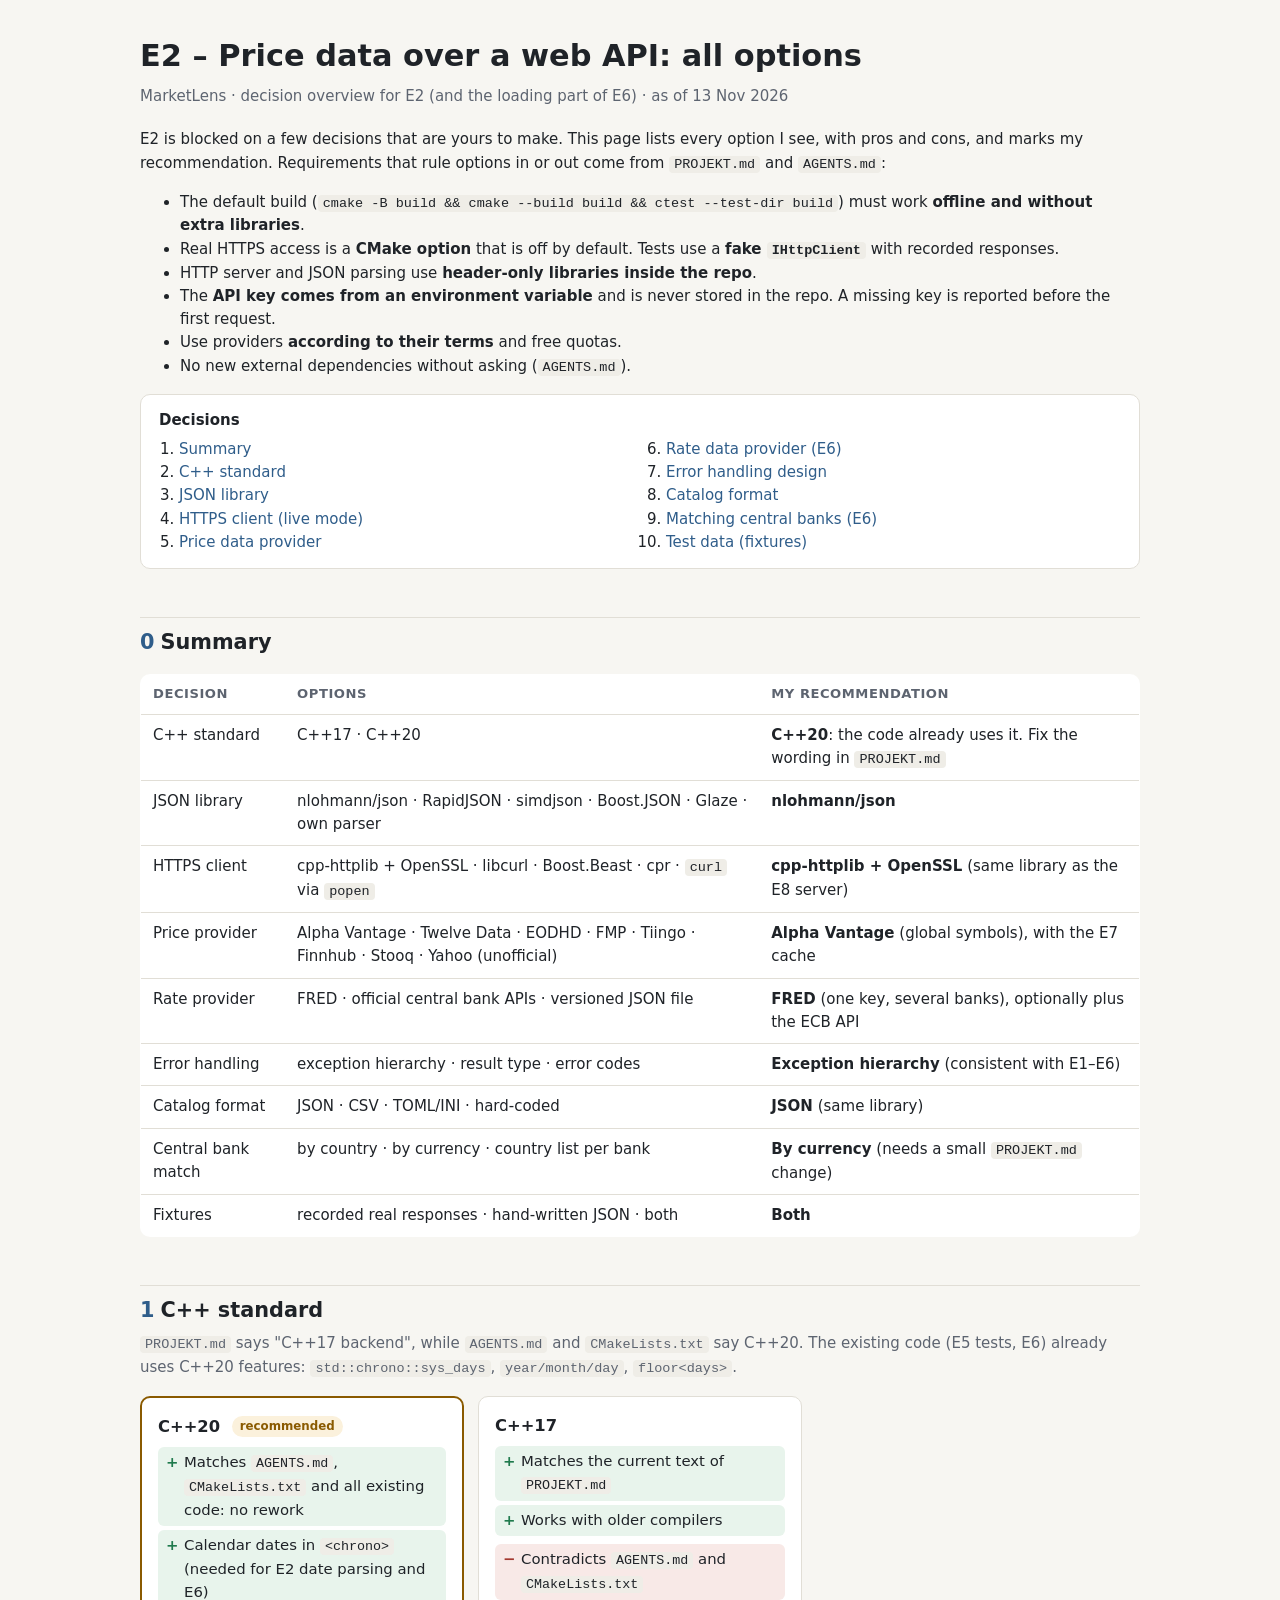
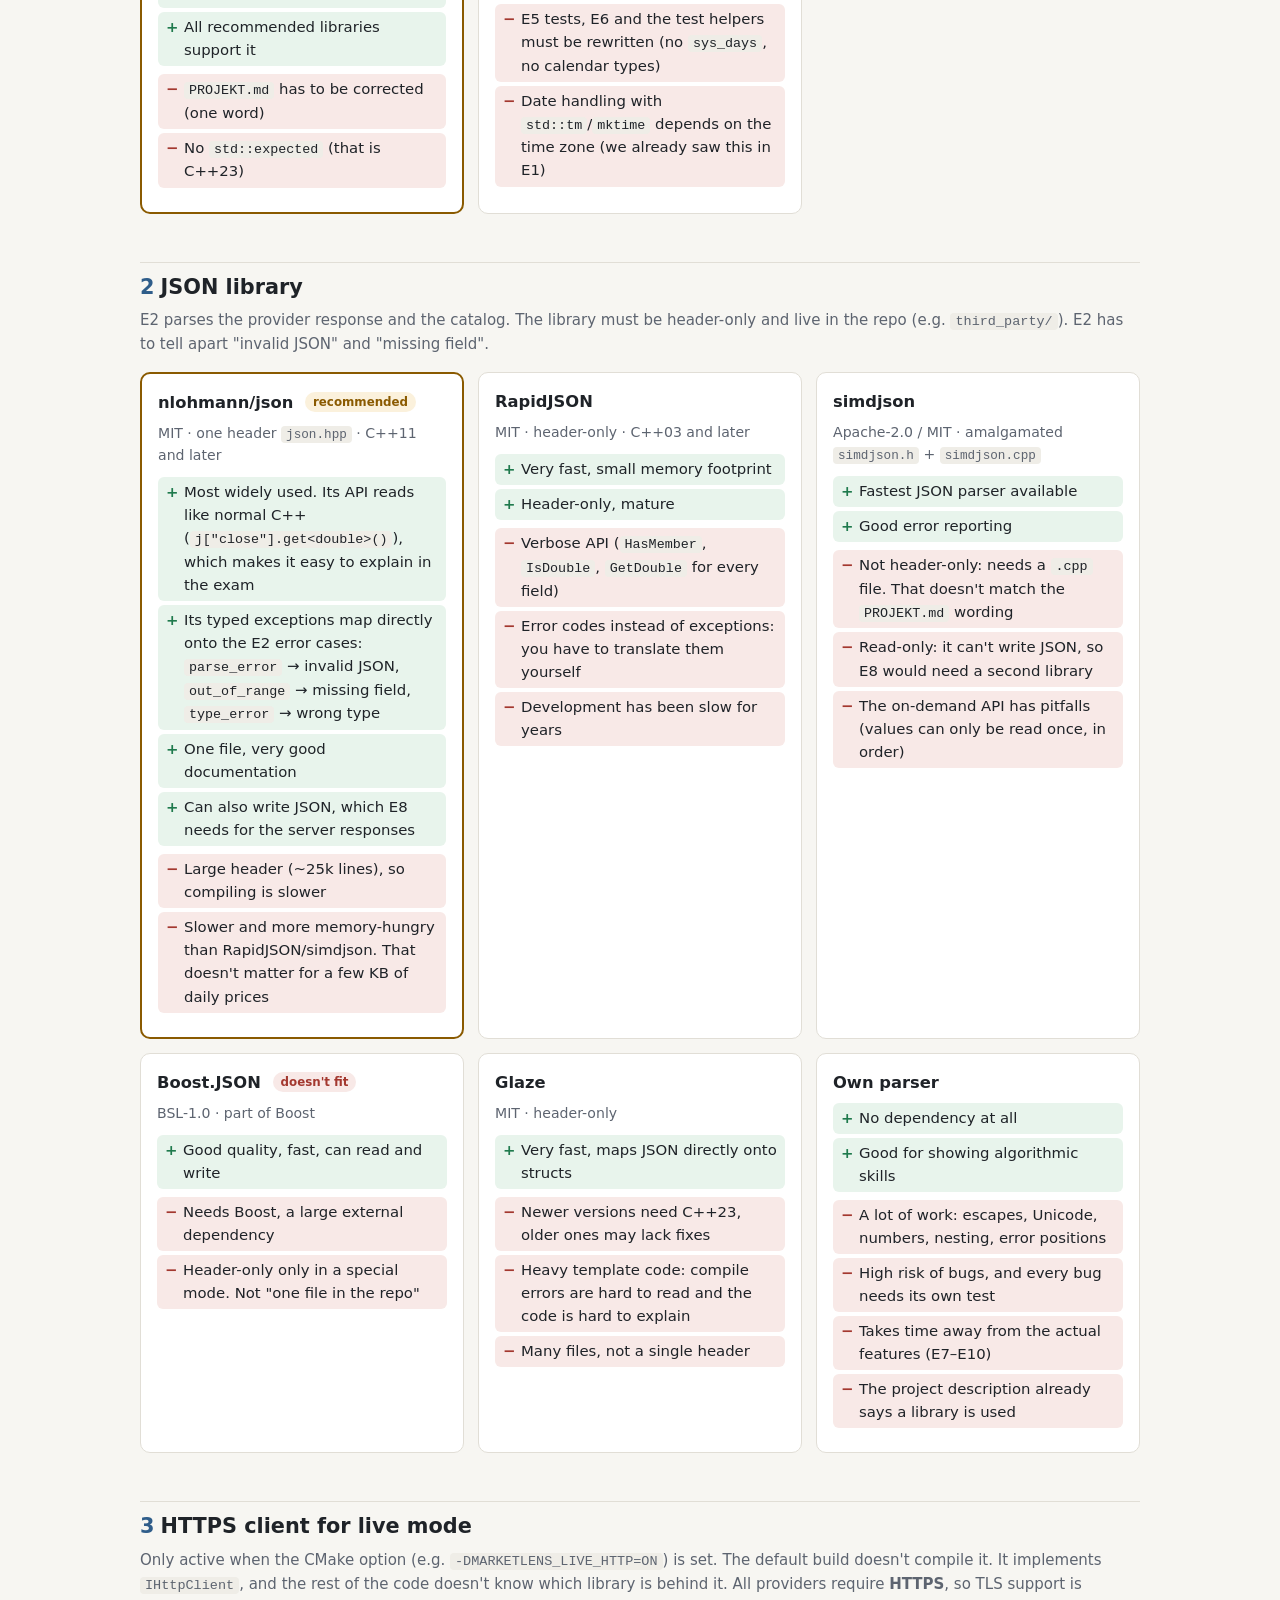
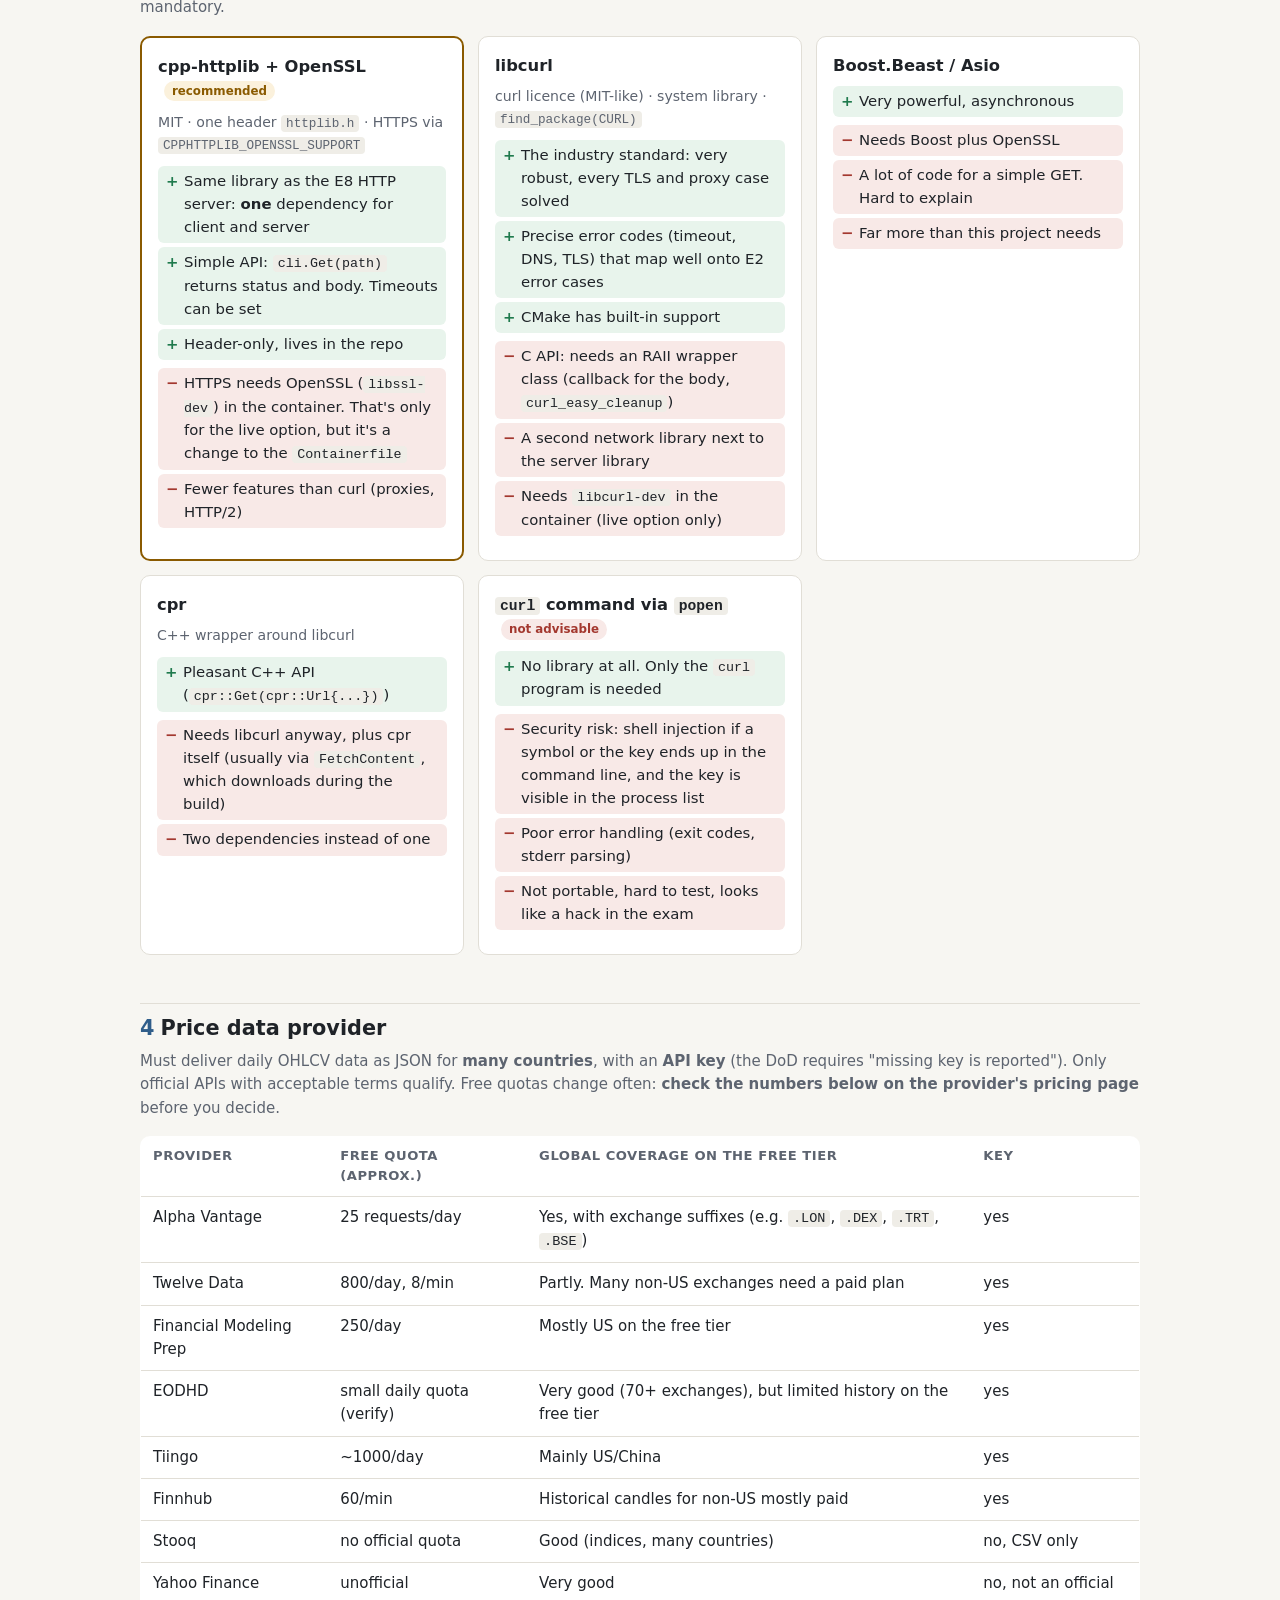
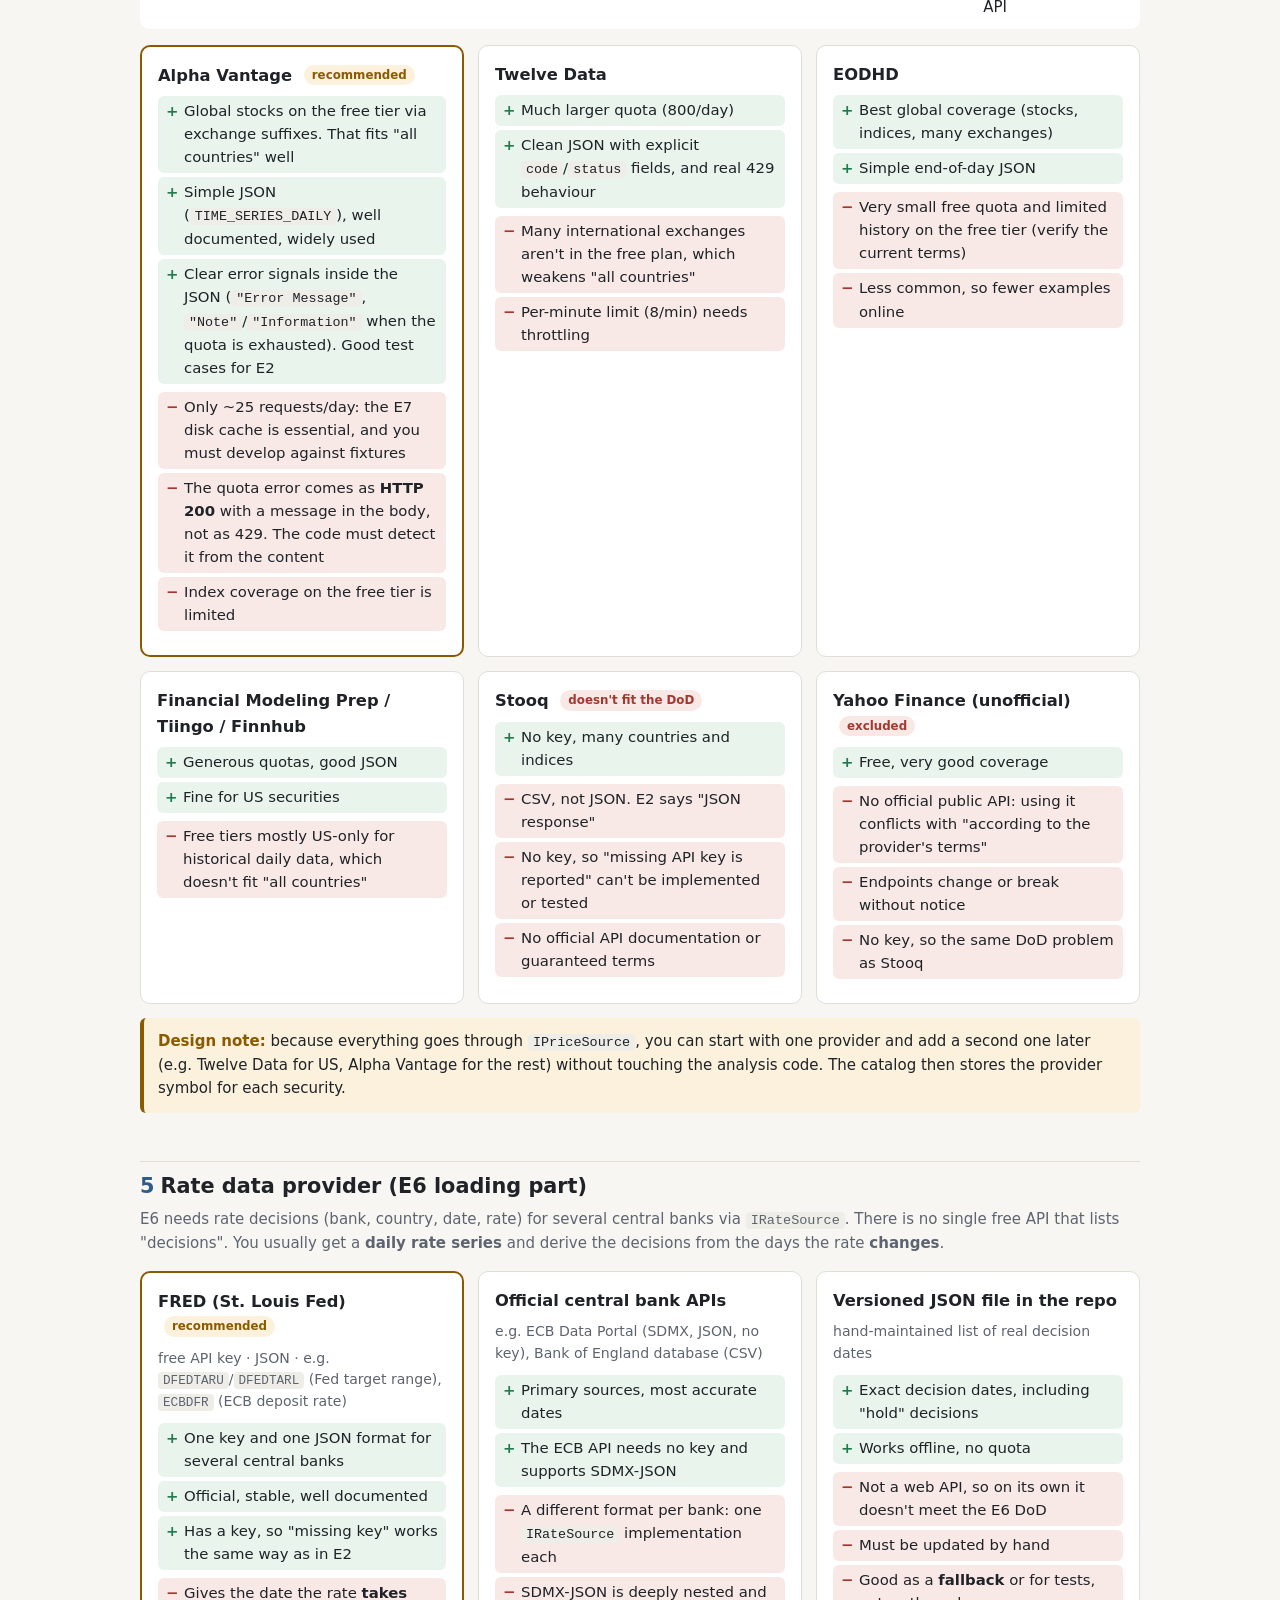
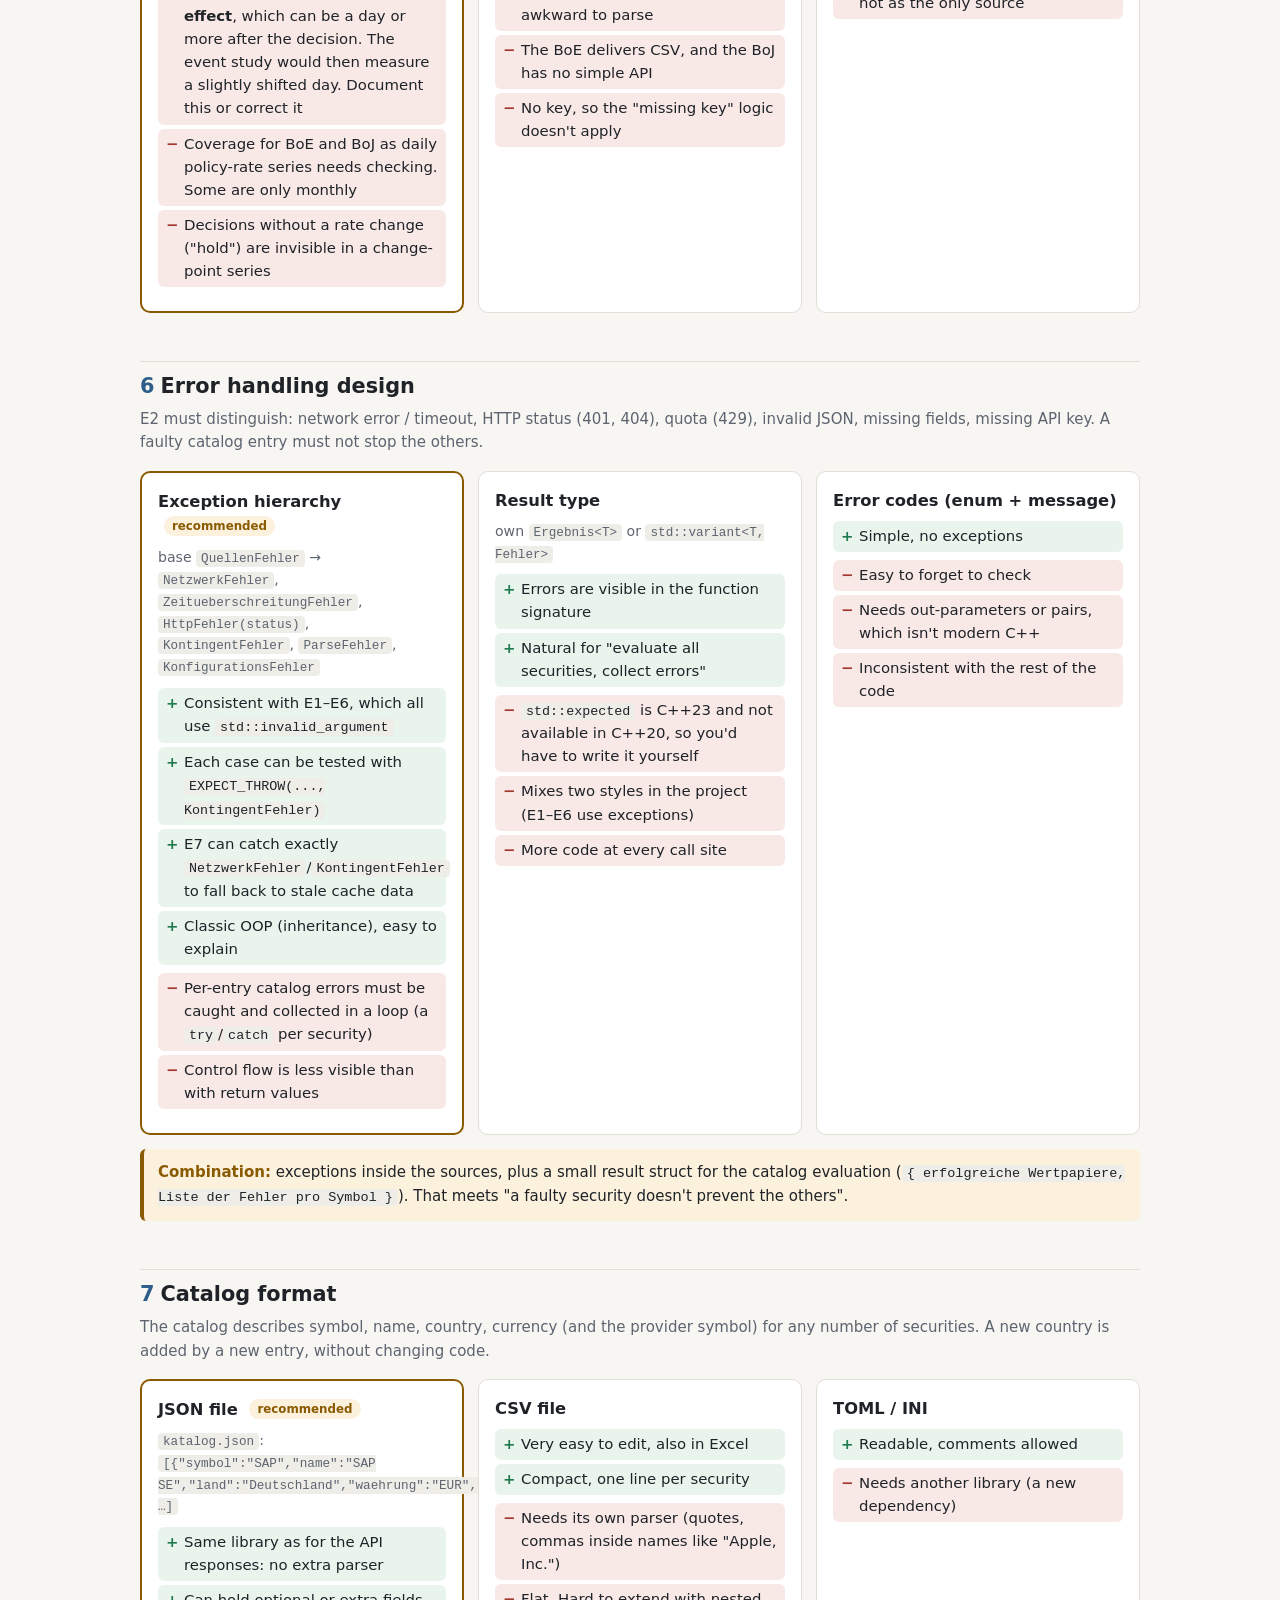
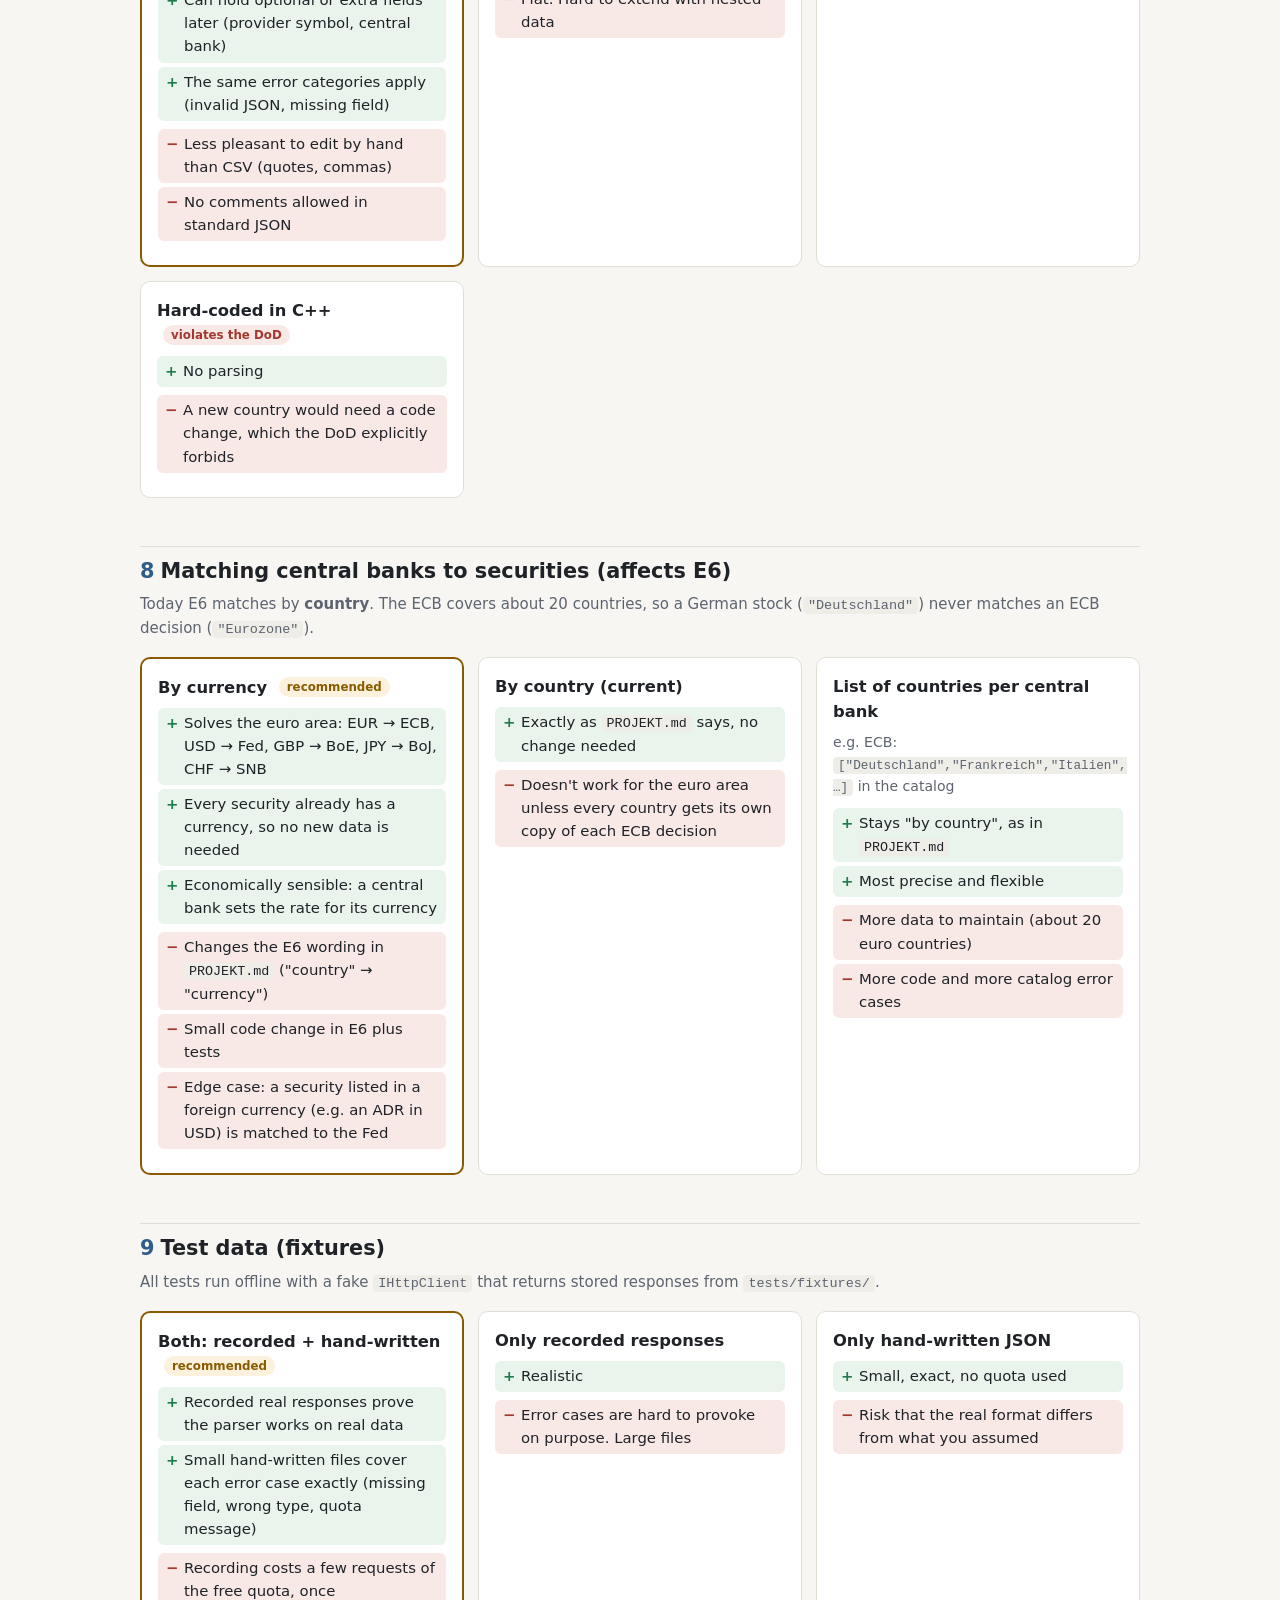
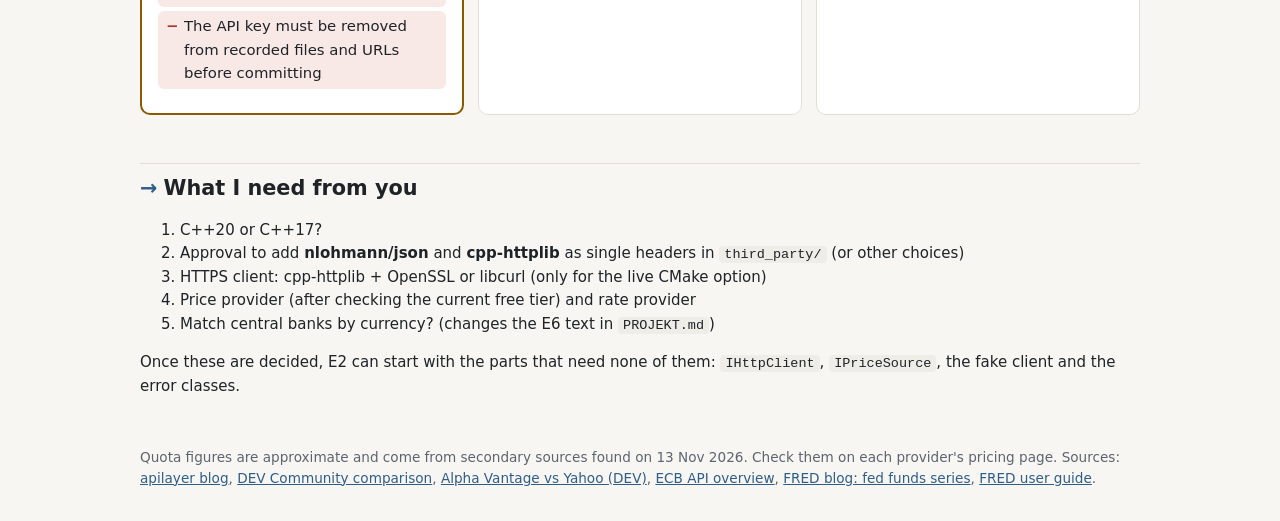
<file: docs/E2_Optionen.html>
<!doctype html>
<html lang="en">
<head>
<meta charset="utf-8">
<meta name="viewport" content="width=device-width, initial-scale=1">
<title>E2 Options</title>
<style>
  :root {
    --bg: #f7f6f2; --card: #ffffff; --text: #1f2328; --muted: #5d6470; --line: #e1ded6;
    --accent: #2f5d8a; --pro: #1f7a4d; --pro-bg: #e8f4ec; --con: #a3382f; --con-bg: #f8e9e7;
    --rec: #8a5a00; --rec-bg: #fbf1dc; --code: #efede7;
  }
  @media (prefers-color-scheme: dark) {
    :root {
      color-scheme: dark;
      --bg: #16181c; --card: #1f2227; --text: #e6e6e3; --muted: #a1a6ae; --line: #33373e;
      --accent: #8fb6dd; --pro: #7fcf9f; --pro-bg: #1d3027; --con: #ef9a90; --con-bg: #3a2422;
      --rec: #f0c36a; --rec-bg: #3a2f17; --code: #2a2d33;
    }
  }
  * { box-sizing: border-box; }
  body { margin: 0; background: var(--bg); color: var(--text);
         font: 15px/1.55 system-ui, -apple-system, "Segoe UI", Roboto, sans-serif; }
  .wrap { max-width: 1040px; margin: 0 auto; padding: 32px 20px 64px; }
  h1 { font-size: 1.9rem; margin: 0 0 6px; }
  h2 { font-size: 1.3rem; margin: 48px 0 6px; padding-top: 8px; border-top: 1px solid var(--line); }
  h2 .num { color: var(--accent); margin-right: 6px; }
  h3 { font-size: 1.02rem; margin: 0 0 8px; }
  p { margin: 0 0 12px; }
  .sub { color: var(--muted); margin-bottom: 20px; }
  .why { color: var(--muted); margin-bottom: 16px; }
  code { background: var(--code); padding: 1px 5px; border-radius: 4px; font-size: .9em; }
  nav { background: var(--card); border: 1px solid var(--line); border-radius: 10px; padding: 14px 18px; }
  nav ol { margin: 6px 0 0; padding-left: 20px; columns: 2; column-gap: 32px; }
  nav a { color: var(--accent); text-decoration: none; }
  nav a:hover { text-decoration: underline; }
  .table-scroll { overflow-x: auto; margin: 16px 0; }
  table { border-collapse: collapse; width: 100%; min-width: 640px; background: var(--card);
          border: 1px solid var(--line); border-radius: 10px; overflow: hidden; }
  th, td { text-align: left; padding: 9px 12px; border-bottom: 1px solid var(--line); vertical-align: top; }
  th { font-size: .82rem; text-transform: uppercase; letter-spacing: .04em; color: var(--muted); }
  tr:last-child td { border-bottom: 0; }
  .grid { display: grid; grid-template-columns: repeat(auto-fill, minmax(300px, 1fr)); gap: 14px; }
  .opt { background: var(--card); border: 1px solid var(--line); border-radius: 10px; padding: 16px; }
  .opt.recommended { border: 2px solid var(--rec); }
  .tag { display: inline-block; font-size: .74rem; font-weight: 600; padding: 1px 8px; border-radius: 999px;
         background: var(--rec-bg); color: var(--rec); margin-left: 6px; vertical-align: 2px; }
  .tag.out { background: var(--con-bg); color: var(--con); }
  .meta { color: var(--muted); font-size: .88rem; margin-bottom: 10px; }
  ul.pc { list-style: none; padding: 0; margin: 0 0 8px; }
  ul.pc li { padding: 4px 8px 4px 26px; border-radius: 6px; margin-bottom: 4px; position: relative; font-size: .93rem; }
  ul.pc li::before { position: absolute; left: 8px; font-weight: 700; }
  ul.pro li { background: var(--pro-bg); }
  ul.pro li::before { content: "+"; color: var(--pro); }
  ul.con li { background: var(--con-bg); }
  ul.con li::before { content: "−"; color: var(--con); }
  .rec { background: var(--rec-bg); border-left: 4px solid var(--rec); padding: 12px 14px; border-radius: 6px; margin-top: 14px; }
  .rec strong { color: var(--rec); }
  .note { font-size: .88rem; color: var(--muted); margin-top: 10px; }
  footer { margin-top: 48px; font-size: .85rem; color: var(--muted); }
  footer a { color: var(--accent); }
  @media (max-width: 640px) { nav ol { columns: 1; } h1 { font-size: 1.5rem; } }
</style>
</head>
<body>
<div class="wrap">

<h1>E2 – Price data over a web API: all options</h1>
<p class="sub">MarketLens · decision overview for E2 (and the loading part of E6) · as of 13 Nov 2026</p>

<p>E2 is blocked on a few decisions that are yours to make. This page lists every option I see, with pros and cons,
and marks my recommendation. Requirements that rule options in or out come from <code>PROJEKT.md</code> and <code>AGENTS.md</code>:</p>
<ul>
  <li>The default build (<code>cmake -B build &amp;&amp; cmake --build build &amp;&amp; ctest --test-dir build</code>) must work <strong>offline and without extra libraries</strong>.</li>
  <li>Real HTTPS access is a <strong>CMake option</strong> that is off by default. Tests use a <strong>fake <code>IHttpClient</code></strong> with recorded responses.</li>
  <li>HTTP server and JSON parsing use <strong>header-only libraries inside the repo</strong>.</li>
  <li>The <strong>API key comes from an environment variable</strong> and is never stored in the repo. A missing key is reported before the first request.</li>
  <li>Use providers <strong>according to their terms</strong> and free quotas.</li>
  <li>No new external dependencies without asking (<code>AGENTS.md</code>).</li>
</ul>

<nav>
  <strong>Decisions</strong>
  <ol>
    <li><a href="#summary">Summary</a></li>
    <li><a href="#std">C++ standard</a></li>
    <li><a href="#json">JSON library</a></li>
    <li><a href="#http">HTTPS client (live mode)</a></li>
    <li><a href="#price">Price data provider</a></li>
    <li><a href="#rates">Rate data provider (E6)</a></li>
    <li><a href="#errors">Error handling design</a></li>
    <li><a href="#catalog">Catalog format</a></li>
    <li><a href="#match">Matching central banks (E6)</a></li>
    <li><a href="#fixtures">Test data (fixtures)</a></li>
  </ol>
</nav>

<!-- ============================================================ -->
<h2 id="summary"><span class="num">0</span>Summary</h2>
<div class="table-scroll">
<table>
  <tr><th>Decision</th><th>Options</th><th>My recommendation</th></tr>
  <tr><td>C++ standard</td><td>C++17 · C++20</td><td><strong>C++20</strong>: the code already uses it. Fix the wording in <code>PROJEKT.md</code></td></tr>
  <tr><td>JSON library</td><td>nlohmann/json · RapidJSON · simdjson · Boost.JSON · Glaze · own parser</td><td><strong>nlohmann/json</strong></td></tr>
  <tr><td>HTTPS client</td><td>cpp-httplib + OpenSSL · libcurl · Boost.Beast · cpr · <code>curl</code> via <code>popen</code></td><td><strong>cpp-httplib + OpenSSL</strong> (same library as the E8 server)</td></tr>
  <tr><td>Price provider</td><td>Alpha Vantage · Twelve Data · EODHD · FMP · Tiingo · Finnhub · Stooq · Yahoo (unofficial)</td><td><strong>Alpha Vantage</strong> (global symbols), with the E7 cache</td></tr>
  <tr><td>Rate provider</td><td>FRED · official central bank APIs · versioned JSON file</td><td><strong>FRED</strong> (one key, several banks), optionally plus the ECB API</td></tr>
  <tr><td>Error handling</td><td>exception hierarchy · result type · error codes</td><td><strong>Exception hierarchy</strong> (consistent with E1–E6)</td></tr>
  <tr><td>Catalog format</td><td>JSON · CSV · TOML/INI · hard-coded</td><td><strong>JSON</strong> (same library)</td></tr>
  <tr><td>Central bank match</td><td>by country · by currency · country list per bank</td><td><strong>By currency</strong> (needs a small <code>PROJEKT.md</code> change)</td></tr>
  <tr><td>Fixtures</td><td>recorded real responses · hand-written JSON · both</td><td><strong>Both</strong></td></tr>
</table>
</div>

<!-- ============================================================ -->
<h2 id="std"><span class="num">1</span>C++ standard</h2>
<p class="why"><code>PROJEKT.md</code> says "C++17 backend", while <code>AGENTS.md</code> and <code>CMakeLists.txt</code> say C++20. The existing code (E5 tests, E6) already uses C++20 features: <code>std::chrono::sys_days</code>, <code>year/month/day</code>, <code>floor&lt;days&gt;</code>.</p>
<div class="grid">
  <div class="opt recommended">
    <h3>C++20 <span class="tag">recommended</span></h3>
    <ul class="pc pro">
      <li>Matches <code>AGENTS.md</code>, <code>CMakeLists.txt</code> and all existing code: no rework</li>
      <li>Calendar dates in <code>&lt;chrono&gt;</code> (needed for E2 date parsing and E6)</li>
      <li>All recommended libraries support it</li>
    </ul>
    <ul class="pc con">
      <li><code>PROJEKT.md</code> has to be corrected (one word)</li>
      <li>No <code>std::expected</code> (that is C++23)</li>
    </ul>
  </div>
  <div class="opt">
    <h3>C++17</h3>
    <ul class="pc pro">
      <li>Matches the current text of <code>PROJEKT.md</code></li>
      <li>Works with older compilers</li>
    </ul>
    <ul class="pc con">
      <li>Contradicts <code>AGENTS.md</code> and <code>CMakeLists.txt</code></li>
      <li>E5 tests, E6 and the test helpers must be rewritten (no <code>sys_days</code>, no calendar types)</li>
      <li>Date handling with <code>std::tm</code>/<code>mktime</code> depends on the time zone (we already saw this in E1)</li>
    </ul>
  </div>
</div>

<!-- ============================================================ -->
<h2 id="json"><span class="num">2</span>JSON library</h2>
<p class="why">E2 parses the provider response and the catalog. The library must be header-only and live in the repo (e.g. <code>third_party/</code>). E2 has to tell apart "invalid JSON" and "missing field".</p>
<div class="grid">
  <div class="opt recommended">
    <h3>nlohmann/json <span class="tag">recommended</span></h3>
    <div class="meta">MIT · one header <code>json.hpp</code> · C++11 and later</div>
    <ul class="pc pro">
      <li>Most widely used. Its API reads like normal C++ (<code>j["close"].get&lt;double&gt;()</code>), which makes it easy to explain in the exam</li>
      <li>Its typed exceptions map directly onto the E2 error cases: <code>parse_error</code> → invalid JSON, <code>out_of_range</code> → missing field, <code>type_error</code> → wrong type</li>
      <li>One file, very good documentation</li>
      <li>Can also write JSON, which E8 needs for the server responses</li>
    </ul>
    <ul class="pc con">
      <li>Large header (~25k lines), so compiling is slower</li>
      <li>Slower and more memory-hungry than RapidJSON/simdjson. That doesn't matter for a few KB of daily prices</li>
    </ul>
  </div>
  <div class="opt">
    <h3>RapidJSON</h3>
    <div class="meta">MIT · header-only · C++03 and later</div>
    <ul class="pc pro">
      <li>Very fast, small memory footprint</li>
      <li>Header-only, mature</li>
    </ul>
    <ul class="pc con">
      <li>Verbose API (<code>HasMember</code>, <code>IsDouble</code>, <code>GetDouble</code> for every field)</li>
      <li>Error codes instead of exceptions: you have to translate them yourself</li>
      <li>Development has been slow for years</li>
    </ul>
  </div>
  <div class="opt">
    <h3>simdjson</h3>
    <div class="meta">Apache-2.0 / MIT · amalgamated <code>simdjson.h</code> + <code>simdjson.cpp</code></div>
    <ul class="pc pro">
      <li>Fastest JSON parser available</li>
      <li>Good error reporting</li>
    </ul>
    <ul class="pc con">
      <li>Not header-only: needs a <code>.cpp</code> file. That doesn't match the <code>PROJEKT.md</code> wording</li>
      <li>Read-only: it can't write JSON, so E8 would need a second library</li>
      <li>The on-demand API has pitfalls (values can only be read once, in order)</li>
    </ul>
  </div>
  <div class="opt">
    <h3>Boost.JSON <span class="tag out">doesn't fit</span></h3>
    <div class="meta">BSL-1.0 · part of Boost</div>
    <ul class="pc pro">
      <li>Good quality, fast, can read and write</li>
    </ul>
    <ul class="pc con">
      <li>Needs Boost, a large external dependency</li>
      <li>Header-only only in a special mode. Not "one file in the repo"</li>
    </ul>
  </div>
  <div class="opt">
    <h3>Glaze</h3>
    <div class="meta">MIT · header-only</div>
    <ul class="pc pro">
      <li>Very fast, maps JSON directly onto structs</li>
    </ul>
    <ul class="pc con">
      <li>Newer versions need C++23, older ones may lack fixes</li>
      <li>Heavy template code: compile errors are hard to read and the code is hard to explain</li>
      <li>Many files, not a single header</li>
    </ul>
  </div>
  <div class="opt">
    <h3>Own parser</h3>
    <ul class="pc pro">
      <li>No dependency at all</li>
      <li>Good for showing algorithmic skills</li>
    </ul>
    <ul class="pc con">
      <li>A lot of work: escapes, Unicode, numbers, nesting, error positions</li>
      <li>High risk of bugs, and every bug needs its own test</li>
      <li>Takes time away from the actual features (E7–E10)</li>
      <li>The project description already says a library is used</li>
    </ul>
  </div>
</div>

<!-- ============================================================ -->
<h2 id="http"><span class="num">3</span>HTTPS client for live mode</h2>
<p class="why">Only active when the CMake option (e.g. <code>-DMARKETLENS_LIVE_HTTP=ON</code>) is set. The default build doesn't compile it. It implements <code>IHttpClient</code>, and the rest of the code doesn't know which library is behind it. All providers require <strong>HTTPS</strong>, so TLS support is mandatory.</p>
<div class="grid">
  <div class="opt recommended">
    <h3>cpp-httplib + OpenSSL <span class="tag">recommended</span></h3>
    <div class="meta">MIT · one header <code>httplib.h</code> · HTTPS via <code>CPPHTTPLIB_OPENSSL_SUPPORT</code></div>
    <ul class="pc pro">
      <li>Same library as the E8 HTTP server: <strong>one</strong> dependency for client and server</li>
      <li>Simple API: <code>cli.Get(path)</code> returns status and body. Timeouts can be set</li>
      <li>Header-only, lives in the repo</li>
    </ul>
    <ul class="pc con">
      <li>HTTPS needs OpenSSL (<code>libssl-dev</code>) in the container. That's only for the live option, but it's a change to the <code>Containerfile</code></li>
      <li>Fewer features than curl (proxies, HTTP/2)</li>
    </ul>
  </div>
  <div class="opt">
    <h3>libcurl</h3>
    <div class="meta">curl licence (MIT-like) · system library · <code>find_package(CURL)</code></div>
    <ul class="pc pro">
      <li>The industry standard: very robust, every TLS and proxy case solved</li>
      <li>Precise error codes (timeout, DNS, TLS) that map well onto E2 error cases</li>
      <li>CMake has built-in support</li>
    </ul>
    <ul class="pc con">
      <li>C API: needs an RAII wrapper class (callback for the body, <code>curl_easy_cleanup</code>)</li>
      <li>A second network library next to the server library</li>
      <li>Needs <code>libcurl-dev</code> in the container (live option only)</li>
    </ul>
  </div>
  <div class="opt">
    <h3>Boost.Beast / Asio</h3>
    <ul class="pc pro">
      <li>Very powerful, asynchronous</li>
    </ul>
    <ul class="pc con">
      <li>Needs Boost plus OpenSSL</li>
      <li>A lot of code for a simple GET. Hard to explain</li>
      <li>Far more than this project needs</li>
    </ul>
  </div>
  <div class="opt">
    <h3>cpr</h3>
    <div class="meta">C++ wrapper around libcurl</div>
    <ul class="pc pro">
      <li>Pleasant C++ API (<code>cpr::Get(cpr::Url{...})</code>)</li>
    </ul>
    <ul class="pc con">
      <li>Needs libcurl anyway, plus cpr itself (usually via <code>FetchContent</code>, which downloads during the build)</li>
      <li>Two dependencies instead of one</li>
    </ul>
  </div>
  <div class="opt">
    <h3><code>curl</code> command via <code>popen</code> <span class="tag out">not advisable</span></h3>
    <ul class="pc pro">
      <li>No library at all. Only the <code>curl</code> program is needed</li>
    </ul>
    <ul class="pc con">
      <li>Security risk: shell injection if a symbol or the key ends up in the command line, and the key is visible in the process list</li>
      <li>Poor error handling (exit codes, stderr parsing)</li>
      <li>Not portable, hard to test, looks like a hack in the exam</li>
    </ul>
  </div>
</div>

<!-- ============================================================ -->
<h2 id="price"><span class="num">4</span>Price data provider</h2>
<p class="why">Must deliver daily OHLCV data as JSON for <strong>many countries</strong>, with an <strong>API key</strong> (the DoD requires "missing key is reported"). Only official APIs with acceptable terms qualify. Free quotas change often: <strong>check the numbers below on the provider's pricing page</strong> before you decide.</p>
<div class="table-scroll">
<table>
  <tr><th>Provider</th><th>Free quota (approx.)</th><th>Global coverage on the free tier</th><th>Key</th></tr>
  <tr><td>Alpha Vantage</td><td>25 requests/day</td><td>Yes, with exchange suffixes (e.g. <code>.LON</code>, <code>.DEX</code>, <code>.TRT</code>, <code>.BSE</code>)</td><td>yes</td></tr>
  <tr><td>Twelve Data</td><td>800/day, 8/min</td><td>Partly. Many non-US exchanges need a paid plan</td><td>yes</td></tr>
  <tr><td>Financial Modeling Prep</td><td>250/day</td><td>Mostly US on the free tier</td><td>yes</td></tr>
  <tr><td>EODHD</td><td>small daily quota (verify)</td><td>Very good (70+ exchanges), but limited history on the free tier</td><td>yes</td></tr>
  <tr><td>Tiingo</td><td>~1000/day</td><td>Mainly US/China</td><td>yes</td></tr>
  <tr><td>Finnhub</td><td>60/min</td><td>Historical candles for non-US mostly paid</td><td>yes</td></tr>
  <tr><td>Stooq</td><td>no official quota</td><td>Good (indices, many countries)</td><td>no, CSV only</td></tr>
  <tr><td>Yahoo Finance</td><td>unofficial</td><td>Very good</td><td>no, not an official API</td></tr>
</table>
</div>
<div class="grid">
  <div class="opt recommended">
    <h3>Alpha Vantage <span class="tag">recommended</span></h3>
    <ul class="pc pro">
      <li>Global stocks on the free tier via exchange suffixes. That fits "all countries" well</li>
      <li>Simple JSON (<code>TIME_SERIES_DAILY</code>), well documented, widely used</li>
      <li>Clear error signals inside the JSON (<code>"Error Message"</code>, <code>"Note"</code>/<code>"Information"</code> when the quota is exhausted). Good test cases for E2</li>
    </ul>
    <ul class="pc con">
      <li>Only ~25 requests/day: the E7 disk cache is essential, and you must develop against fixtures</li>
      <li>The quota error comes as <strong>HTTP 200</strong> with a message in the body, not as 429. The code must detect it from the content</li>
      <li>Index coverage on the free tier is limited</li>
    </ul>
  </div>
  <div class="opt">
    <h3>Twelve Data</h3>
    <ul class="pc pro">
      <li>Much larger quota (800/day)</li>
      <li>Clean JSON with explicit <code>code</code>/<code>status</code> fields, and real 429 behaviour</li>
    </ul>
    <ul class="pc con">
      <li>Many international exchanges aren't in the free plan, which weakens "all countries"</li>
      <li>Per-minute limit (8/min) needs throttling</li>
    </ul>
  </div>
  <div class="opt">
    <h3>EODHD</h3>
    <ul class="pc pro">
      <li>Best global coverage (stocks, indices, many exchanges)</li>
      <li>Simple end-of-day JSON</li>
    </ul>
    <ul class="pc con">
      <li>Very small free quota and limited history on the free tier (verify the current terms)</li>
      <li>Less common, so fewer examples online</li>
    </ul>
  </div>
  <div class="opt">
    <h3>Financial Modeling Prep / Tiingo / Finnhub</h3>
    <ul class="pc pro">
      <li>Generous quotas, good JSON</li>
      <li>Fine for US securities</li>
    </ul>
    <ul class="pc con">
      <li>Free tiers mostly US-only for historical daily data, which doesn't fit "all countries"</li>
    </ul>
  </div>
  <div class="opt">
    <h3>Stooq <span class="tag out">doesn't fit the DoD</span></h3>
    <ul class="pc pro">
      <li>No key, many countries and indices</li>
    </ul>
    <ul class="pc con">
      <li>CSV, not JSON. E2 says "JSON response"</li>
      <li>No key, so "missing API key is reported" can't be implemented or tested</li>
      <li>No official API documentation or guaranteed terms</li>
    </ul>
  </div>
  <div class="opt">
    <h3>Yahoo Finance (unofficial) <span class="tag out">excluded</span></h3>
    <ul class="pc pro">
      <li>Free, very good coverage</li>
    </ul>
    <ul class="pc con">
      <li>No official public API: using it conflicts with "according to the provider's terms"</li>
      <li>Endpoints change or break without notice</li>
      <li>No key, so the same DoD problem as Stooq</li>
    </ul>
  </div>
</div>
<div class="rec"><strong>Design note:</strong> because everything goes through <code>IPriceSource</code>, you can start with one provider and add a second one later (e.g. Twelve Data for US, Alpha Vantage for the rest) without touching the analysis code. The catalog then stores the provider symbol for each security.</div>

<!-- ============================================================ -->
<h2 id="rates"><span class="num">5</span>Rate data provider (E6 loading part)</h2>
<p class="why">E6 needs rate decisions (bank, country, date, rate) for several central banks via <code>IRateSource</code>. There is no single free API that lists "decisions". You usually get a <strong>daily rate series</strong> and derive the decisions from the days the rate <strong>changes</strong>.</p>
<div class="grid">
  <div class="opt recommended">
    <h3>FRED (St. Louis Fed) <span class="tag">recommended</span></h3>
    <div class="meta">free API key · JSON · e.g. <code>DFEDTARU</code>/<code>DFEDTARL</code> (Fed target range), <code>ECBDFR</code> (ECB deposit rate)</div>
    <ul class="pc pro">
      <li>One key and one JSON format for several central banks</li>
      <li>Official, stable, well documented</li>
      <li>Has a key, so "missing key" works the same way as in E2</li>
    </ul>
    <ul class="pc con">
      <li>Gives the date the rate <strong>takes effect</strong>, which can be a day or more after the decision. The event study would then measure a slightly shifted day. Document this or correct it</li>
      <li>Coverage for BoE and BoJ as daily policy-rate series needs checking. Some are only monthly</li>
      <li>Decisions without a rate change ("hold") are invisible in a change-point series</li>
    </ul>
  </div>
  <div class="opt">
    <h3>Official central bank APIs</h3>
    <div class="meta">e.g. ECB Data Portal (SDMX, JSON, no key), Bank of England database (CSV)</div>
    <ul class="pc pro">
      <li>Primary sources, most accurate dates</li>
      <li>The ECB API needs no key and supports SDMX-JSON</li>
    </ul>
    <ul class="pc con">
      <li>A different format per bank: one <code>IRateSource</code> implementation each</li>
      <li>SDMX-JSON is deeply nested and awkward to parse</li>
      <li>The BoE delivers CSV, and the BoJ has no simple API</li>
      <li>No key, so the "missing key" logic doesn't apply</li>
    </ul>
  </div>
  <div class="opt">
    <h3>Versioned JSON file in the repo</h3>
    <div class="meta">hand-maintained list of real decision dates</div>
    <ul class="pc pro">
      <li>Exact decision dates, including "hold" decisions</li>
      <li>Works offline, no quota</li>
    </ul>
    <ul class="pc con">
      <li>Not a web API, so on its own it doesn't meet the E6 DoD</li>
      <li>Must be updated by hand</li>
      <li>Good as a <strong>fallback</strong> or for tests, not as the only source</li>
    </ul>
  </div>
</div>

<!-- ============================================================ -->
<h2 id="errors"><span class="num">6</span>Error handling design</h2>
<p class="why">E2 must distinguish: network error / timeout, HTTP status (401, 404), quota (429), invalid JSON, missing fields, missing API key. A faulty catalog entry must not stop the others.</p>
<div class="grid">
  <div class="opt recommended">
    <h3>Exception hierarchy <span class="tag">recommended</span></h3>
    <div class="meta">base <code>QuellenFehler</code> → <code>NetzwerkFehler</code>, <code>ZeitueberschreitungFehler</code>, <code>HttpFehler(status)</code>, <code>KontingentFehler</code>, <code>ParseFehler</code>, <code>KonfigurationsFehler</code></div>
    <ul class="pc pro">
      <li>Consistent with E1–E6, which all use <code>std::invalid_argument</code></li>
      <li>Each case can be tested with <code>EXPECT_THROW(..., KontingentFehler)</code></li>
      <li>E7 can catch exactly <code>NetzwerkFehler</code>/<code>KontingentFehler</code> to fall back to stale cache data</li>
      <li>Classic OOP (inheritance), easy to explain</li>
    </ul>
    <ul class="pc con">
      <li>Per-entry catalog errors must be caught and collected in a loop (a <code>try</code>/<code>catch</code> per security)</li>
      <li>Control flow is less visible than with return values</li>
    </ul>
  </div>
  <div class="opt">
    <h3>Result type</h3>
    <div class="meta">own <code>Ergebnis&lt;T&gt;</code> or <code>std::variant&lt;T, Fehler&gt;</code></div>
    <ul class="pc pro">
      <li>Errors are visible in the function signature</li>
      <li>Natural for "evaluate all securities, collect errors"</li>
    </ul>
    <ul class="pc con">
      <li><code>std::expected</code> is C++23 and not available in C++20, so you'd have to write it yourself</li>
      <li>Mixes two styles in the project (E1–E6 use exceptions)</li>
      <li>More code at every call site</li>
    </ul>
  </div>
  <div class="opt">
    <h3>Error codes (enum + message)</h3>
    <ul class="pc pro">
      <li>Simple, no exceptions</li>
    </ul>
    <ul class="pc con">
      <li>Easy to forget to check</li>
      <li>Needs out-parameters or pairs, which isn't modern C++</li>
      <li>Inconsistent with the rest of the code</li>
    </ul>
  </div>
</div>
<div class="rec"><strong>Combination:</strong> exceptions inside the sources, plus a small result struct for the catalog evaluation (<code>{ erfolgreiche Wertpapiere, Liste der Fehler pro Symbol }</code>). That meets "a faulty security doesn't prevent the others".</div>

<!-- ============================================================ -->
<h2 id="catalog"><span class="num">7</span>Catalog format</h2>
<p class="why">The catalog describes symbol, name, country, currency (and the provider symbol) for any number of securities. A new country is added by a new entry, without changing code.</p>
<div class="grid">
  <div class="opt recommended">
    <h3>JSON file <span class="tag">recommended</span></h3>
    <div class="meta"><code>katalog.json</code>: <code>[{"symbol":"SAP","name":"SAP SE","land":"Deutschland","waehrung":"EUR","anbieterSymbol":"SAP.DEX"}, …]</code></div>
    <ul class="pc pro">
      <li>Same library as for the API responses: no extra parser</li>
      <li>Can hold optional or extra fields later (provider symbol, central bank)</li>
      <li>The same error categories apply (invalid JSON, missing field)</li>
    </ul>
    <ul class="pc con">
      <li>Less pleasant to edit by hand than CSV (quotes, commas)</li>
      <li>No comments allowed in standard JSON</li>
    </ul>
  </div>
  <div class="opt">
    <h3>CSV file</h3>
    <ul class="pc pro">
      <li>Very easy to edit, also in Excel</li>
      <li>Compact, one line per security</li>
    </ul>
    <ul class="pc con">
      <li>Needs its own parser (quotes, commas inside names like "Apple, Inc.")</li>
      <li>Flat. Hard to extend with nested data</li>
    </ul>
  </div>
  <div class="opt">
    <h3>TOML / INI</h3>
    <ul class="pc pro">
      <li>Readable, comments allowed</li>
    </ul>
    <ul class="pc con">
      <li>Needs another library (a new dependency)</li>
    </ul>
  </div>
  <div class="opt">
    <h3>Hard-coded in C++ <span class="tag out">violates the DoD</span></h3>
    <ul class="pc pro">
      <li>No parsing</li>
    </ul>
    <ul class="pc con">
      <li>A new country would need a code change, which the DoD explicitly forbids</li>
    </ul>
  </div>
</div>

<!-- ============================================================ -->
<h2 id="match"><span class="num">8</span>Matching central banks to securities (affects E6)</h2>
<p class="why">Today E6 matches by <strong>country</strong>. The ECB covers about 20 countries, so a German stock (<code>"Deutschland"</code>) never matches an ECB decision (<code>"Eurozone"</code>).</p>
<div class="grid">
  <div class="opt recommended">
    <h3>By currency <span class="tag">recommended</span></h3>
    <ul class="pc pro">
      <li>Solves the euro area: EUR → ECB, USD → Fed, GBP → BoE, JPY → BoJ, CHF → SNB</li>
      <li>Every security already has a currency, so no new data is needed</li>
      <li>Economically sensible: a central bank sets the rate for its currency</li>
    </ul>
    <ul class="pc con">
      <li>Changes the E6 wording in <code>PROJEKT.md</code> ("country" → "currency")</li>
      <li>Small code change in E6 plus tests</li>
      <li>Edge case: a security listed in a foreign currency (e.g. an ADR in USD) is matched to the Fed</li>
    </ul>
  </div>
  <div class="opt">
    <h3>By country (current)</h3>
    <ul class="pc pro">
      <li>Exactly as <code>PROJEKT.md</code> says, no change needed</li>
    </ul>
    <ul class="pc con">
      <li>Doesn't work for the euro area unless every country gets its own copy of each ECB decision</li>
    </ul>
  </div>
  <div class="opt">
    <h3>List of countries per central bank</h3>
    <div class="meta">e.g. ECB: <code>["Deutschland","Frankreich","Italien", …]</code> in the catalog</div>
    <ul class="pc pro">
      <li>Stays "by country", as in <code>PROJEKT.md</code></li>
      <li>Most precise and flexible</li>
    </ul>
    <ul class="pc con">
      <li>More data to maintain (about 20 euro countries)</li>
      <li>More code and more catalog error cases</li>
    </ul>
  </div>
</div>

<!-- ============================================================ -->
<h2 id="fixtures"><span class="num">9</span>Test data (fixtures)</h2>
<p class="why">All tests run offline with a fake <code>IHttpClient</code> that returns stored responses from <code>tests/fixtures/</code>.</p>
<div class="grid">
  <div class="opt recommended">
    <h3>Both: recorded + hand-written <span class="tag">recommended</span></h3>
    <ul class="pc pro">
      <li>Recorded real responses prove the parser works on real data</li>
      <li>Small hand-written files cover each error case exactly (missing field, wrong type, quota message)</li>
    </ul>
    <ul class="pc con">
      <li>Recording costs a few requests of the free quota, once</li>
      <li>The API key must be removed from recorded files and URLs before committing</li>
    </ul>
  </div>
  <div class="opt">
    <h3>Only recorded responses</h3>
    <ul class="pc pro"><li>Realistic</li></ul>
    <ul class="pc con"><li>Error cases are hard to provoke on purpose. Large files</li></ul>
  </div>
  <div class="opt">
    <h3>Only hand-written JSON</h3>
    <ul class="pc pro"><li>Small, exact, no quota used</li></ul>
    <ul class="pc con"><li>Risk that the real format differs from what you assumed</li></ul>
  </div>
</div>

<!-- ============================================================ -->
<h2 id="next"><span class="num">→</span>What I need from you</h2>
<ol>
  <li>C++20 or C++17?</li>
  <li>Approval to add <strong>nlohmann/json</strong> and <strong>cpp-httplib</strong> as single headers in <code>third_party/</code> (or other choices)</li>
  <li>HTTPS client: cpp-httplib + OpenSSL or libcurl (only for the live CMake option)</li>
  <li>Price provider (after checking the current free tier) and rate provider</li>
  <li>Match central banks by currency? (changes the E6 text in <code>PROJEKT.md</code>)</li>
</ol>
<p>Once these are decided, E2 can start with the parts that need none of them: <code>IHttpClient</code>, <code>IPriceSource</code>, the fake client and the error classes.</p>

<footer>
  Quota figures are approximate and come from secondary sources found on 13 Nov 2026. Check them on each provider's pricing page.
  Sources:
  <a href="https://blog.apilayer.com/analyzing-the-top-free-apis-for-stock-data/">apilayer blog</a>,
  <a href="https://dev.to/nexgendata/best-free-stock-market-apis-and-data-tools-in-2026-a-developers-honest-comparison-1926">DEV Community comparison</a>,
  <a href="https://dev.to/pickuma/alpha-vantage-vs-yahoo-finance-api-free-market-data-for-side-projects-an-honest-comparison-411o">Alpha Vantage vs Yahoo (DEV)</a>,
  <a href="https://fgeerolf.com/data/ecb/api.html">ECB API overview</a>,
  <a href="https://fred.stlouisfed.org/blog/2015/09/the-many-faces-of-the-federal-funds-rate/">FRED blog: fed funds series</a>,
  <a href="https://www.federalreserve.gov/data/ddp-fred-user-guide.htm">FRED user guide</a>.
</footer>

</div>
</body>
</html>
</file>
